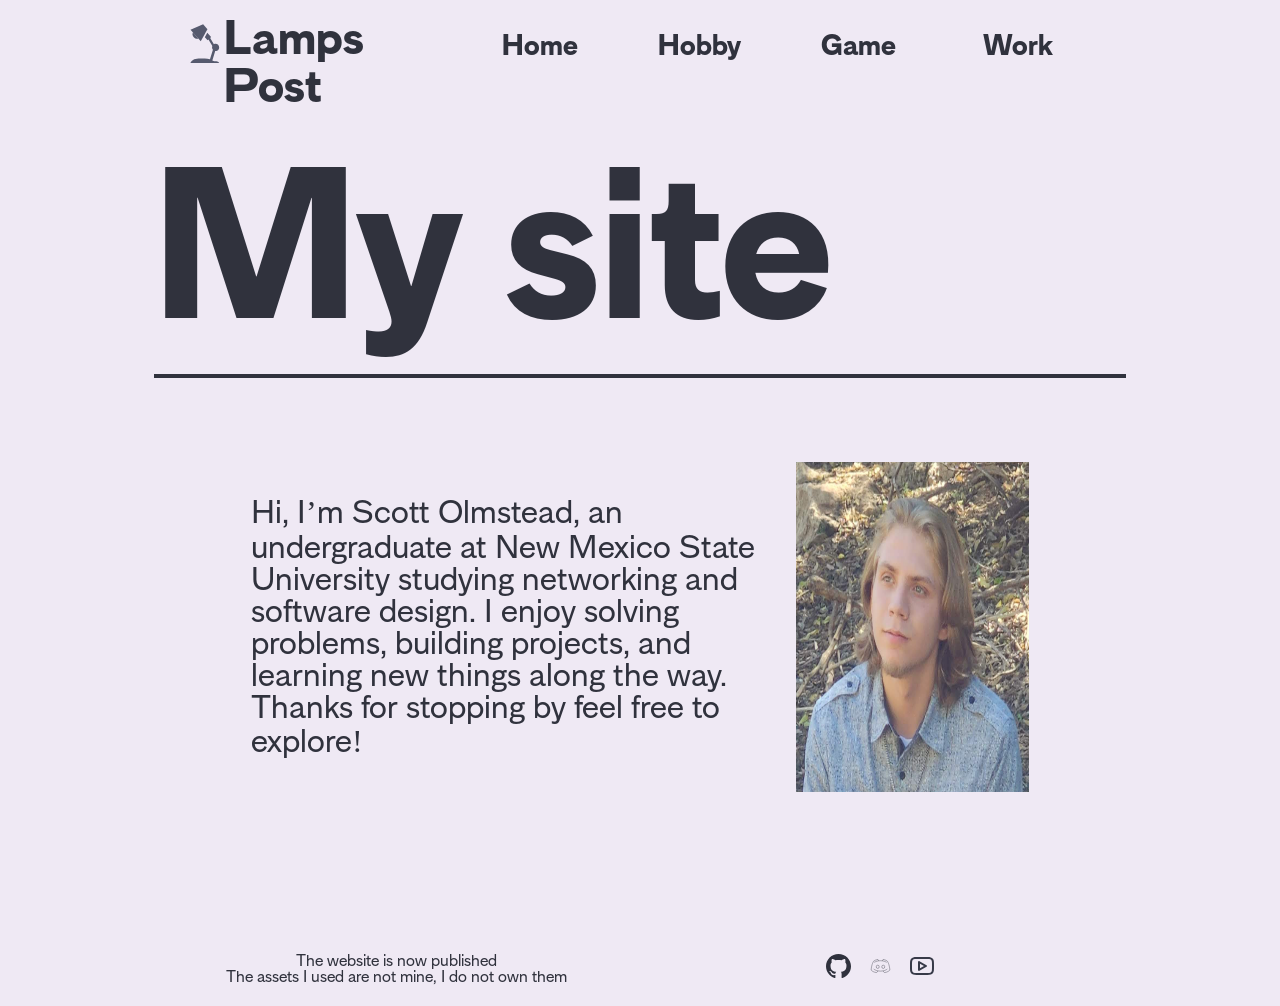
<file: index.html>
<!DOCTYPE html>
<html lang="en">
<head>
    <meta charset="UTF-8">
    <meta name="viewport" content="width=device-width, initial-scale=1.0">
    <link rel="stylesheet" href="./stylesheets/shared.css">
    <link rel="stylesheet" href="./stylesheets/index.css">
    <script defer src="./src/shared.js"></script>
    <script defer src="./src/index.js"></script>
    <title>Landing</title>
</head>
<body class="flex-pane">
    <div class="off-screen-menu" id="offMenu">
        <ul>
            <li><a onclick="location.href='index.html'">Home</a></li>
            <li><a onclick="location.href='./views/game.html'">Game</a></li>
            <li><a onclick="location.href='./views/hobby.html'">Hobby</a></li>
            <li><a onclick="location.href='./views/work.html'">Work</a></li>
        </ul>
    </div>

    <div class="nav">
        <div class="nav-title">
            <img id="Lamp"src="./assets/lamp.svg" alt="">
            <h1 id="navTitle">Lamps Post</h1>
        </div>
        <div class="ham-menu" id ="hamMenu">
            <span></span>
            <span></span>
            <span></span>
        </div>
        <div class="nav-links" id="nav-links">
            <button class="nav-link" onclick="location.href='index.html'">Home</button>
            <button class="nav-link" onclick="location.href='./views/hobby.html'">Hobby</button>
            <button class="nav-link" onclick="location.href='./views/game.html'">Game</button>
            <button class="nav-link" onclick="location.href='./views/work.html'">Work</button>
        </div>
    </div>
    <div class="header">
        <h1>My site</h1>
        <div id="header-spacer"></div>
    </div>
    <div class="content">
        <div class="content-box">
            <p>Hi, I’m Scott Olmstead, an undergraduate at <a href="https://www.nmsu.edu">New Mexico State University</a> studying networking and software design. I enjoy solving problems, building projects, and learning new things along the way. Thanks for stopping by   feel free to explore! </p>
            <img id="headshot"src="./assets/HeadShot.png" alt="">
        </div>
        <div class="content-box">
            <p> </p>
        </div>
    </div>
    <div class="footer">
        <div class="notes">
            <p>The website is now published</p>
            <p></p>
            <p>The assets I used are not mine, I do not own them</p>
        </div>
        <div class="media">
            <button class="media-link" onclick="window.open('https://github.com/LampCT')"><img src="./assets/git.svg" alt=""></button>
            <button class="media-link" onclick="window.open('https://github.com/LampCT')"><img src="./assets/disc.svg" alt=""></button>
            <button class="media-link" onclick="window.open('https://github.com/LampCT')"><img src="./assets/yt.svg" alt=""></button>
        </div>
    </div>
</body>
</html>
</file>
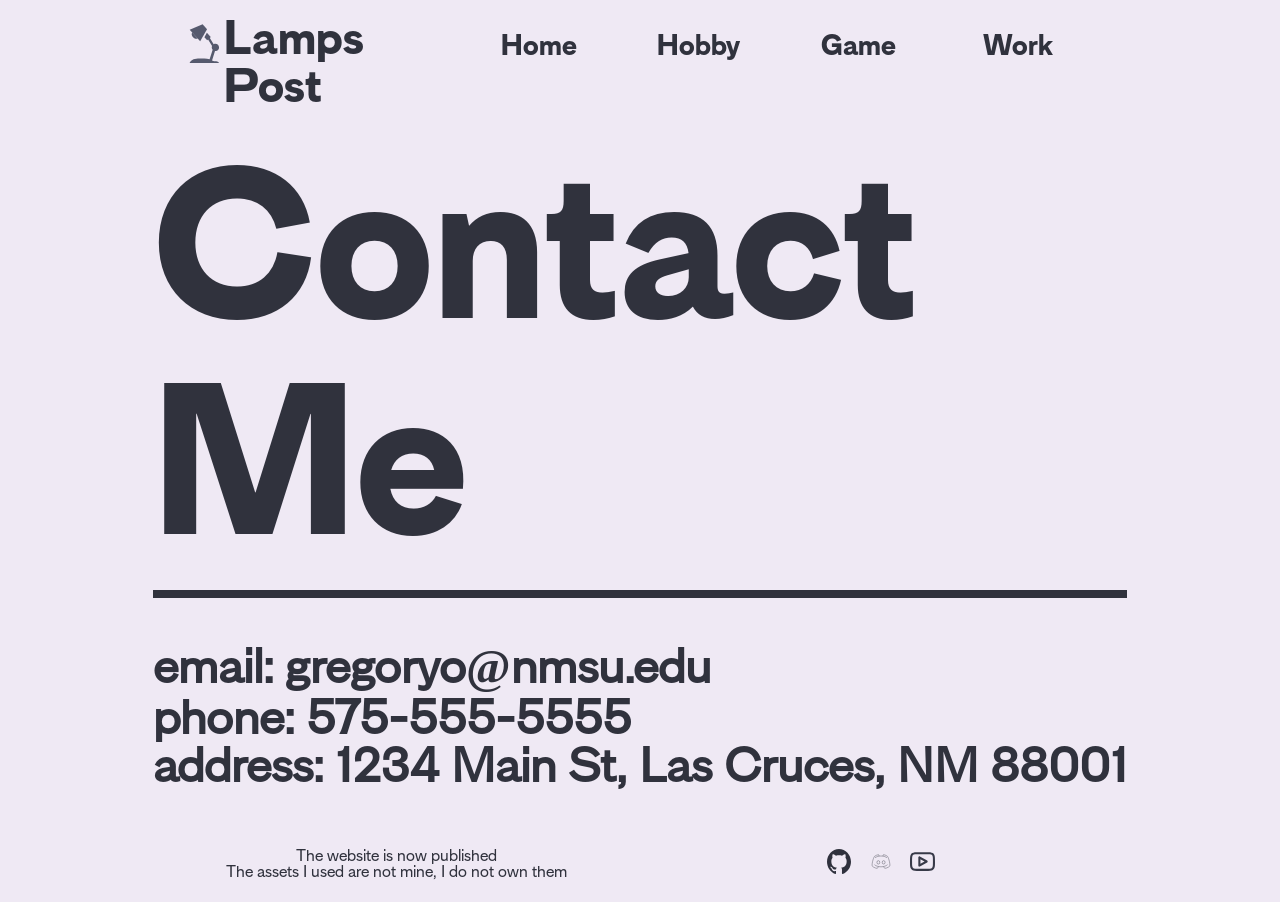
<file: views/contact.html>
<!DOCTYPE html>
<html lang="en">
<head>
    <meta charset="UTF-8">
    <meta name="viewport" content="width=device-width, initial-scale=1.0">
    <link rel="stylesheet" href="../stylesheets/shared.css">
    <link rel="stylesheet" href="../stylesheets/contact.css">
    <script defer src="../src/shared.js"></script>
    <title>Contact Page</title>
</head>
<body class="flex-pane">
    <div class="off-screen-menu" id="offMenu">
        <ul>
            <li><a onclick="location.href='../index.html'">Home</a></li>
            <li><a onclick="location.href='game.html'">Game</a></li>
            <li><a onclick="location.href='hobby.html'">Hobby</a></li>
            <li><a onclick="location.href='work.html'">Work</a></li>
        </ul>
    </div>
    
    <div class="nav">
        <div class="nav-title">
            <img id="Lamp"src="../assets/lamp.svg" alt="">
            <h1>Lamps Post</h1>
        </div>
        <div class="ham-menu" id ="hamMenu">
            <span></span>
            <span></span>
            <span></span>
        </div>
        <div class="nav-links" id="nav-links">
            <button class="nav-link" onclick="location.href='../index.html'">Home</button>
            <button class="nav-link" onclick="location.href='hobby.html'">Hobby</button>
            <button class="nav-link" onclick="location.href='game.html'">Game</button>
            <button class="nav-link" onclick="location.href='work.html'">Work</button>
        </div>
    </div>
    <div class="header">
        <h1>Contact Me</h1>
        <div id="header-spacer"></div>
    </div>
    <div class="content">
        <div class="text-pane">
            <h1 class="write">email: gregoryo@nmsu.edu</h1>
            <h1 class="write">phone: 575-555-5555</h1>
            <h1 class="write">address: 1234 Main St, Las Cruces, NM 88001</h1>
        </div>
    </div>
    <div class="footer">
        <div class="notes">
            <p>The website is now published</p>
            <p></p>
            <p>The assets I used are not mine, I do not own them</p>
        </div>
        <div class="media">
            <button class="media-link" onclick="window.open('https://github.com/LampCT')"><img src="../assets/git.svg" alt=""></button>
            <button class="media-link" onclick="window.open('https://github.com/LampCT')"><img src="../assets/disc.svg" alt=""></button>
            <button class="media-link" onclick="window.open('https://github.com/LampCT')"><img src="../assets/yt.svg" alt=""></button>
        </div>
    </div>
</body>
</html>
</file>
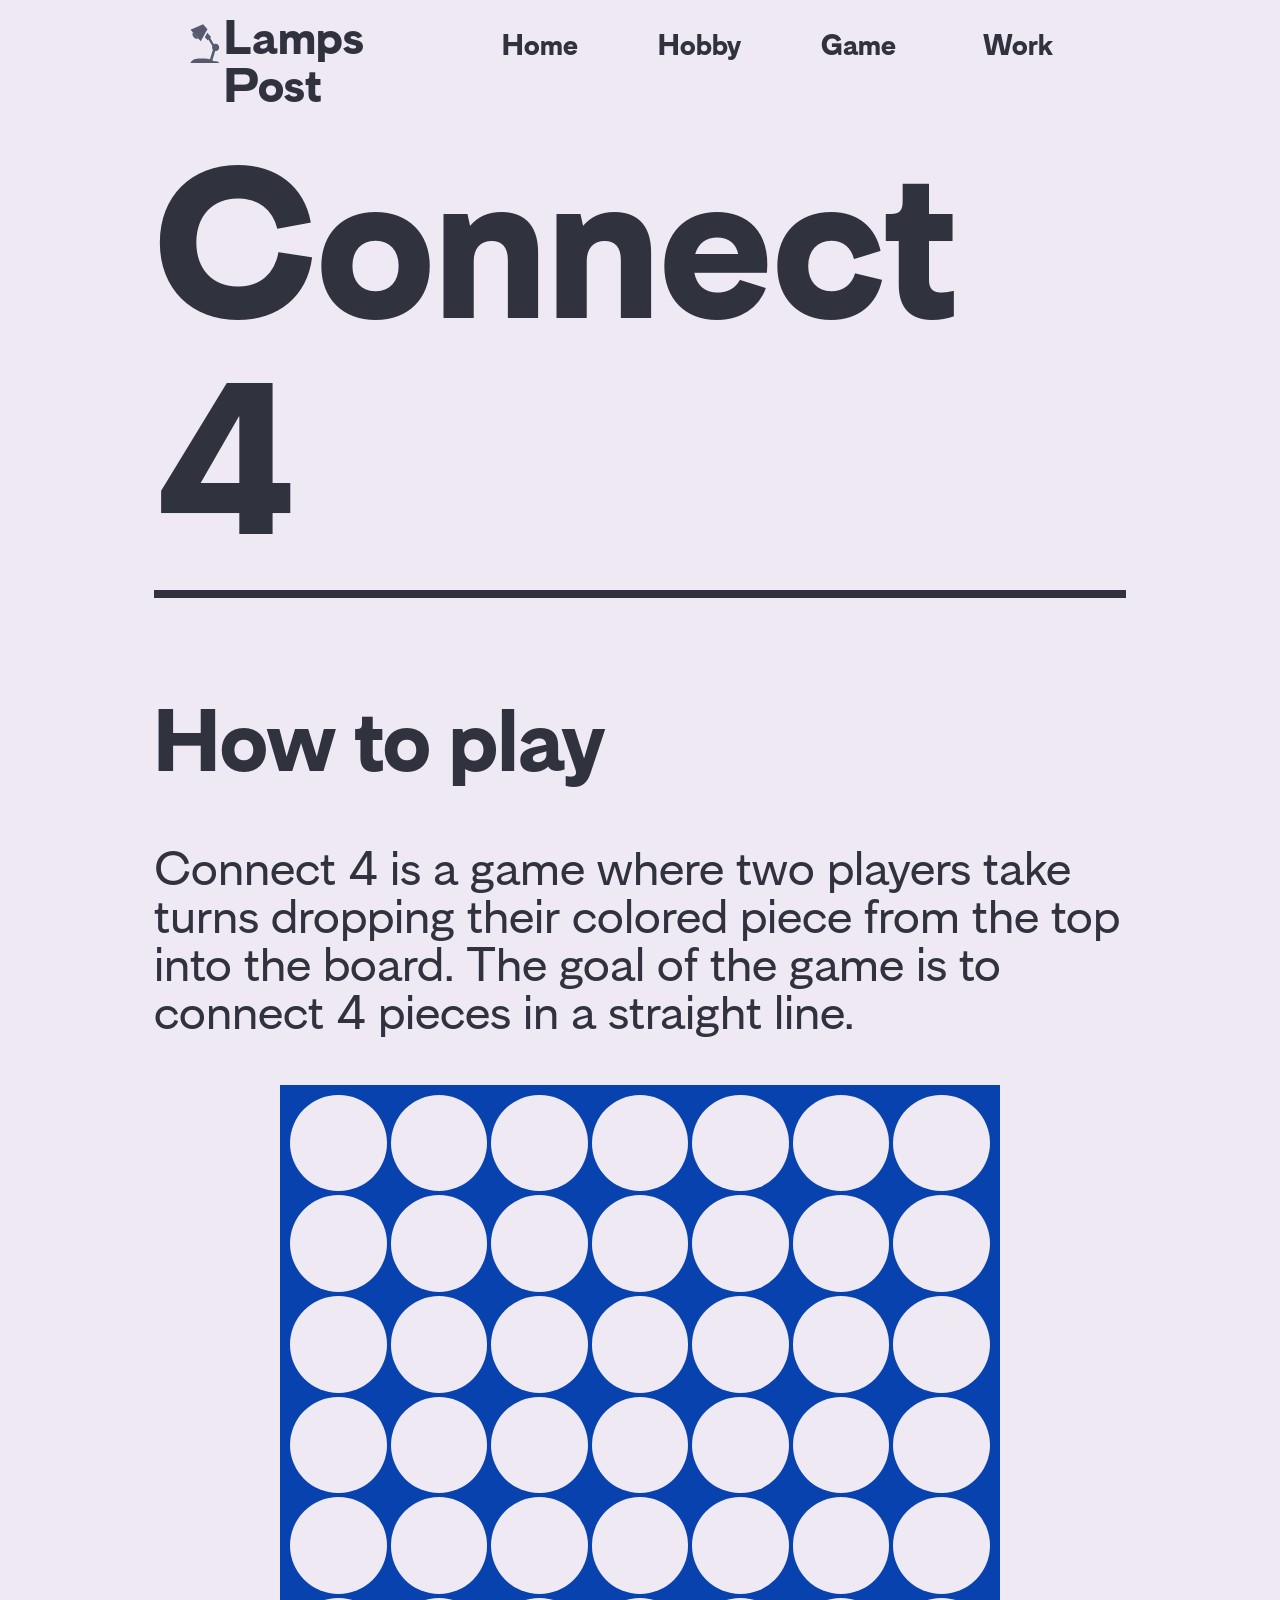
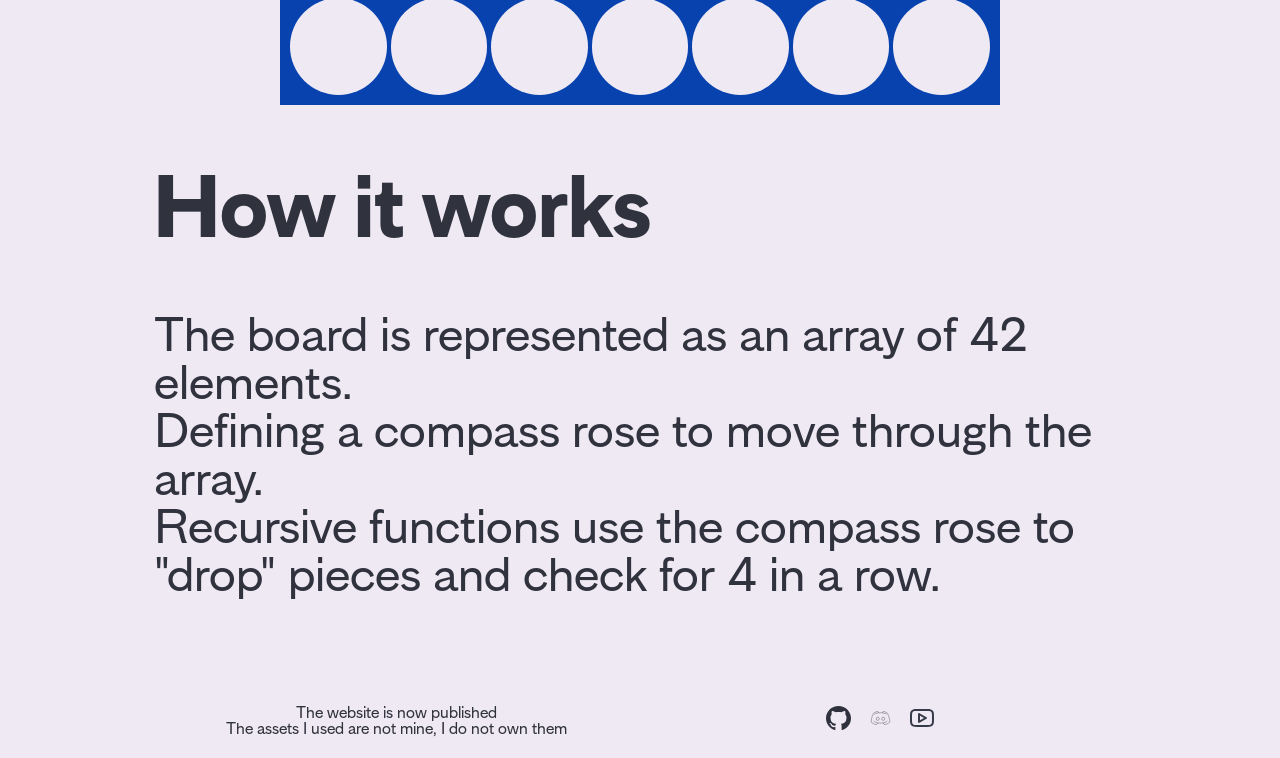
<file: views/game.html>
<!DOCTYPE html>
<html lang="en">
<head>
    <meta charset="UTF-8">
    <meta name="viewport" content="width=device-width, initial-scale=1.0">
    <link rel="stylesheet" href="../stylesheets/shared.css">
    <link rel="stylesheet" href="../stylesheets/game.css">
    <script src="../src/connect.js"></script>
    <script defer src="../src/shared.js"></script>
    <title>Game Page</title>
</head>
<body class="flex-pane">
    <div class="off-screen-menu" id="offMenu">
        <ul>
            <li><a onclick="location.href='../index.html'">Home</a></li>
            <li><a onclick="location.href='game.html'">Game</a></li>
            <li><a onclick="location.href='hobby.html'">Hobby</a></li>
            <li><a onclick="location.href='work.html'">Work</a></li>
        </ul>
    </div>
    
    <div class="nav">
        <div class="nav-title">
            <img id="Lamp"src="../assets/lamp.svg" alt="">
            <h1>Lamps Post</h1>
        </div>
        <div class="ham-menu" id ="hamMenu">
            <span></span>
            <span></span>
            <span></span>
        </div>
        <div class="nav-links" id="nav-links">
            <button class="nav-link" onclick="location.href='../index.html'">Home</button>
            <button class="nav-link" onclick="location.href='hobby.html'">Hobby</button>
            <button class="nav-link" onclick="location.href='game.html'">Game</button>
            <button class="nav-link" onclick="location.href='work.html'">Work</button>
        </div>
    </div>
    <div class="header">
        <h1>Connect 4</h1>
        <div id="header-spacer"></div>
    </div>
    <div class="content">
        <div class="text-pane">
            <h1>How to play</h1>
            <p>Connect 4 is a game where two players take turns dropping their colored piece from the top into the board. The goal of the game is to connect 4 pieces in a straight line. </p>
        </div>
        <div class="content-box">
            <div class="game-board" id="board-container"></div></div>
        </div>
        <div class="text-pane">
            <h1> How it works</h1>
            <p> The board is represented as an array of 42 elements. <br> Defining a compass rose to move through the array.<br> Recursive functions use the compass rose to "drop" pieces and check for 4 in a row.</p>
        </div>
    </div>
    <div class="footer">


        <div class="notes">
            <p>The website is now published</p>
            <p></p>
            <p>The assets I used are not mine, I do not own them</p>
        </div>
        <div class="media">
            <button class="media-link" onclick="window.open('https://github.com/LampCT')"><img id="git" src="../assets/git.svg" alt=""></button>
            <button class="media-link" onclick="window.open('https://github.com/LampCT')"><img id="git" src="../assets/disc.svg" alt=""></button>
            <button class="media-link" onclick="window.open('https://github.com/LampCT')"><img id="git" src="../assets/yt.svg" alt=""></button>
        </div>
    </div>
</body>
</html>
</file>
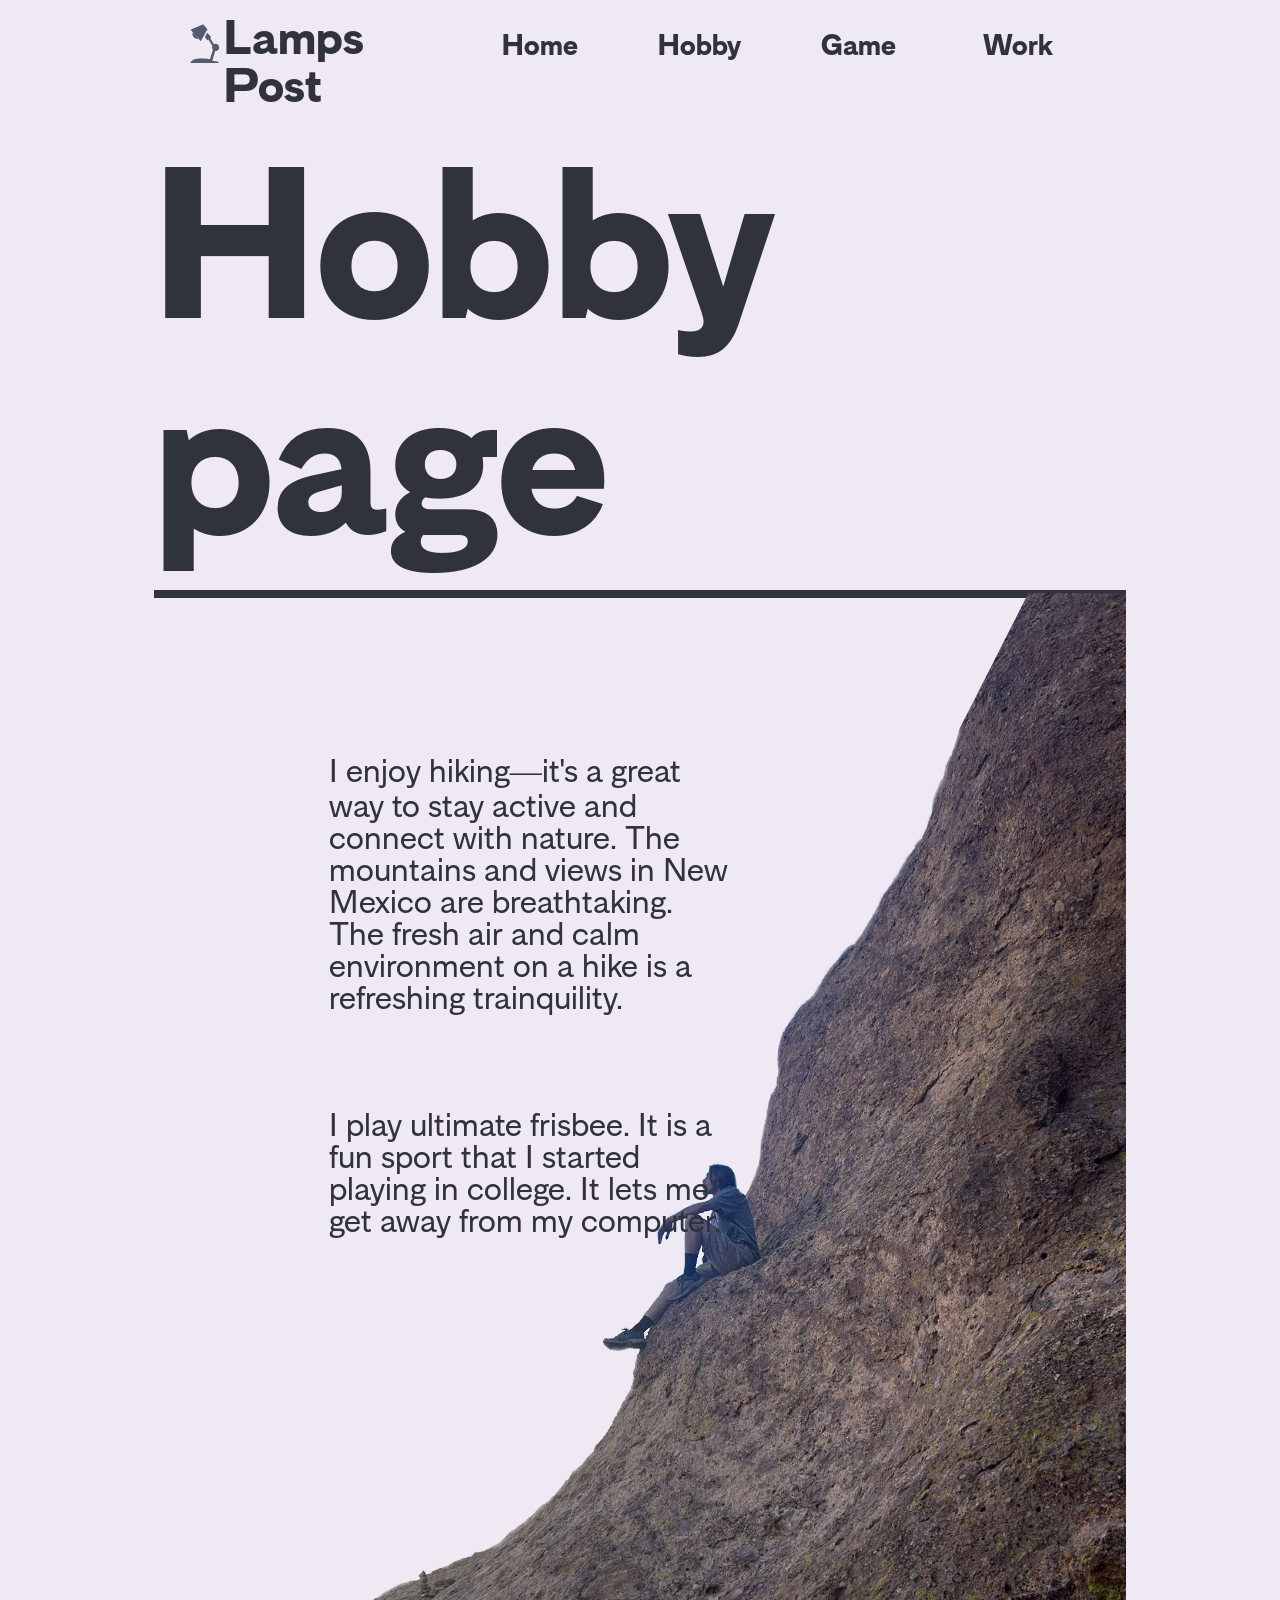
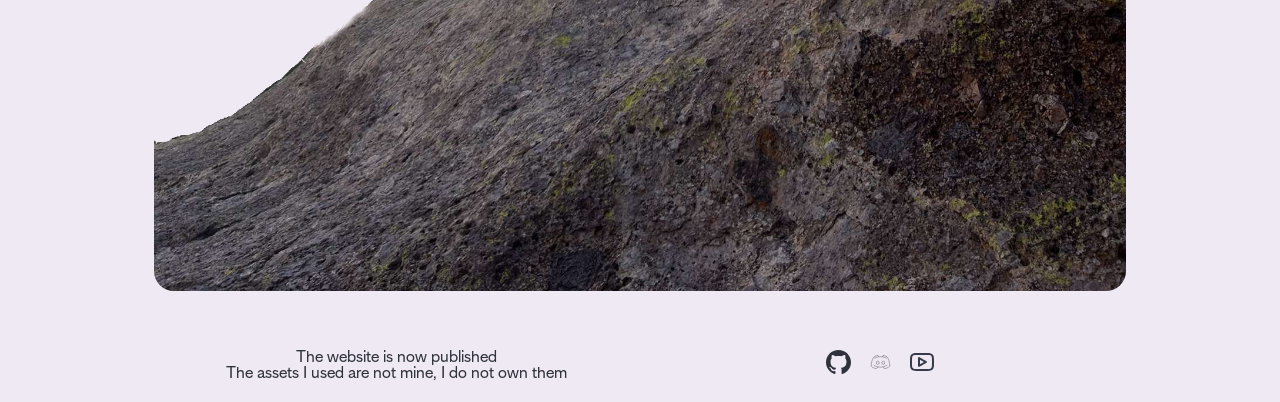
<file: views/hobby.html>
<!DOCTYPE html>
<html lang="en">
<head>
    <meta charset="UTF-8">
    <meta name="viewport" content="width=device-width, initial-scale=1.0">
    <link rel="stylesheet" href="../stylesheets/shared.css">
    <link rel="stylesheet" href="../stylesheets/hobby.css">
    <script defer src="../src/shared.js"></script>
    <title>Hobby page</title>
</head>
<body class="flex-pane">
    <div class="off-screen-menu" id="offMenu">
        <ul>
            <li><a onclick="location.href='../index.html'">Home</a></li>
            <li><a onclick="location.href='game.html'">Game</a></li>
            <li><a onclick="location.href='hobby.html'">Hobby</a></li>
            <li><a onclick="location.href='work.html'">Work</a></li>
        </ul>
    </div>
    
    <div class="nav">
        <div class="nav-title">
            <img id="Lamp"src="../assets/lamp.svg" alt="">
            <h1>Lamps Post</h1>
        </div>
        <div class="ham-menu" id ="hamMenu">
            <span></span>
            <span></span>
            <span></span>
        </div>
        <div class="nav-links" id="nav-links">
            <button class="nav-link" onclick="location.href='../index.html'">Home</button>
            <button class="nav-link" onclick="location.href='hobby.html'">Hobby</button>
            <button class="nav-link" onclick="location.href='game.html'">Game</button>
            <button class="nav-link" onclick="location.href='work.html'">Work</button>
        </div>
    </div>
    <div class="header">
        <h1>Hobby page</h1>
        <div id="header-spacer"></div>
    </div>
    <div class="content">
    <div class="hobby-content">
        <div class="content-box">
            <p>I enjoy hiking—it's a great way to stay active and connect with nature. The mountains and views in New Mexico are breathtaking. The fresh air and calm environment on a hike is a refreshing trainquility. </p>
        </div>
        <div class="content-box">
            <p>I play ultimate frisbee. It is a fun sport that I started playing in college. It lets me get away from my computer.</p>
        </div>
    </div>
    </div>
    <div class="footer">
        <div class="notes">
            <p>The website is now published</p>
            <p></p>
            <p>The assets I used are not mine, I do not own them</p>
        </div>
        <div class="media">
            <button class="media-link" onclick="window.open('https://github.com/LampCT')"><img id="git" src="../assets/git.svg" alt=""></button>
            <button class="media-link" onclick="window.open('https://github.com/LampCT')"><img id="git" src="../assets/disc.svg" alt=""></button>
            <button class="media-link" onclick="window.open('https://github.com/LampCT')"><img id="git" src="../assets/yt.svg" alt=""></button>
        </div>
    </div>
</body>
</html>
</file>
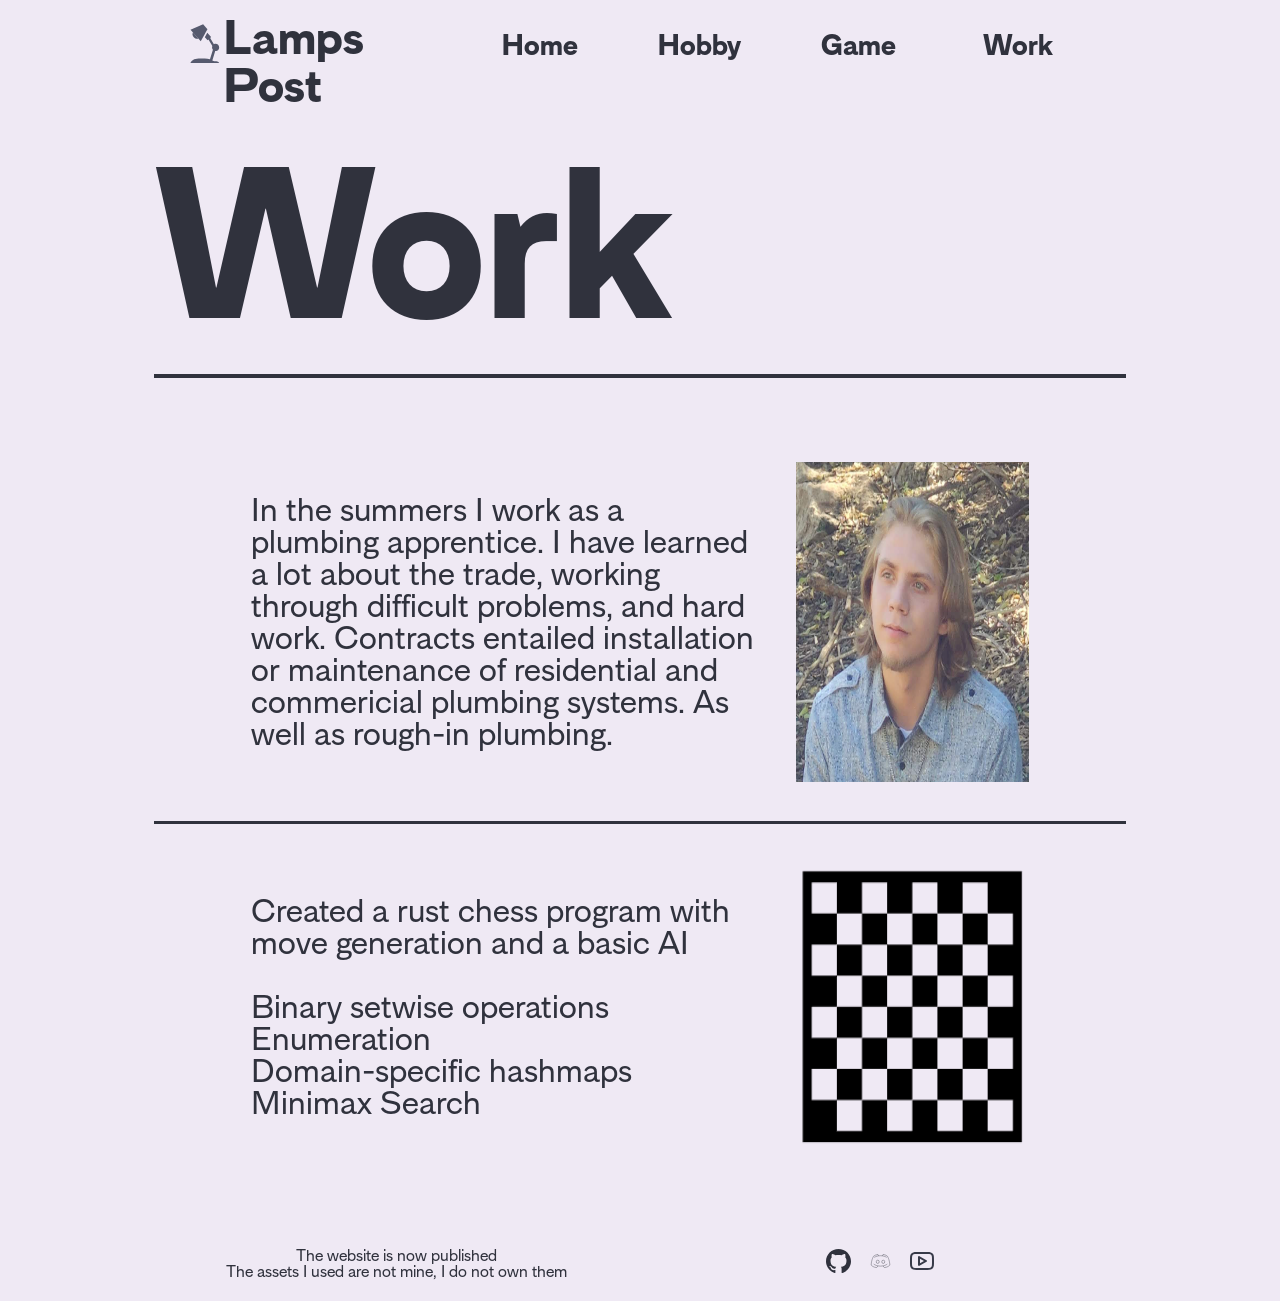
<file: views/work.html>
<!DOCTYPE html>
<html lang="en">
<head>
    <meta charset="UTF-8">
    <meta name="viewport" content="width=device-width, initial-scale=1.0">
    <link rel="stylesheet" href="../stylesheets/shared.css">
    <link rel="stylesheet" href="../stylesheets/work.css">
    <script defer src="../src/shared.js"></script>
    <script defer src="../src/work.js"></script>
    <title>Work page</title>
</head>
<body class="flex-pane">
    <div class="off-screen-menu" id="offMenu">
        <ul>
            <li><a onclick="location.href='../index.html'">Home</a></li>
            <li><a onclick="location.href='game.html'">Game</a></li>
            <li><a onclick="location.href='hobby.html'">Hobby</a></li>
            <li><a onclick="location.href='work.html'">Work</a></li>
        </ul>
    </div>
    
    <div class="nav">
        <div class="nav-title">
            <img id="Lamp"src="../assets/lamp.svg" alt="">
            <h1>Lamps Post</h1>
        </div>
        <div class="ham-menu" id ="hamMenu">
            <span></span>
            <span></span>
            <span></span>
        </div>
        <div class="nav-links" id="nav-links">
            <button class="nav-link" onclick="location.href='../index.html'">Home</button>
            <button class="nav-link" onclick="location.href='hobby.html'">Hobby</button>
            <button class="nav-link" onclick="location.href='game.html'">Game</button>
            <button class="nav-link" onclick="location.href='work.html'">Work</button>
        </div>
    </div>
    <div class="header">
        <h1>Work</h1>
        <div id="header-spacer"></div>
    </div>
    <div class="content">
        <div class="content-box">
            <p>In the summers I work as a plumbing apprentice. I have learned a lot about the trade, working through difficult problems, and hard work. Contracts entailed installation or maintenance of residential and commericial plumbing systems. As well as rough-in plumbing. </p>
            <img id="headshot"src="../assets/HeadShot.png" alt="">
        </div>
        <div id="spacer"></div>
        <div class="content-box">
            <p> Created a rust chess program with move generation and a basic AI <br><br>
                Binary setwise operations <br> Enumeration <br> Domain-specific hashmaps <br> Minimax Search
            </p>
            <img id="cb"src="../assets/cb.png" alt="">
        </div>

    </div>
    <div class="footer">
        <div class="notes">
            <p>The website is now published</p>
            <p></p>
            <p>The assets I used are not mine, I do not own them</p>
        </div>
        <div class="media">
            <button class="media-link" onclick="window.open('https://github.com/LampCT')"><img src="../assets/git.svg" alt=""></button>
            <button class="media-link" onclick="window.open('https://github.com/LampCT')"><img src="../assets/disc.svg" alt=""></button>
            <button class="media-link" onclick="window.open('https://github.com/LampCT')"><img src="../assets/yt.svg" alt=""></button>
        </div>
    </div>
</body>
</html>
</file>
<file: stylesheets/shared.css>
/*  Todo
Pick a work plumber image

*/

/*  Shared CSS

Contains the styles for the header, footer, navigation, and content of all the views.
Contains the styles for the fonts and colors of the website. Aswell as the light/dark themes.

*/



@font-face {
    font-family: "MD Primer Bold";
    src: url("../assets/fonts/MDPrimerTest-Bold.otf");
}

@font-face {
    font-family: "MD Primer";
    src: url("../assets/fonts/MDPrimerTest-Regular.otf");
} 

html {
    --bg-color: #EFE9F4;
    --accent1: #30323D;
    --accent2: #0D0221;
    --accent3: #9747FF;
    --black: #000000;

    --header-font-size: 13.5rem;
    --paragraph-font-size: 2rem;
    --link-font-size: 2rem;
    --navtitle-font-size: 3rem;
    
    background-color: var(--bg-color);
    margin: 0;
    padding: 0;
    display: flex;
    height: 100%;
    resize: vertical;
    justify-content: center;
}

html.dark-theme {
    --bg-color: #30323D;
    --accent1: #EFE9F4;
}


/*  Parent of all containers */

.flex-pane {
    margin: 0 12%;
    display: flex;
    flex-direction: column;
    z-index: 1;
}


/*  START OF NAV    */

.nav {
    flex-shrink: 0;

    width: 100%;
    height: 10%;
    padding: 1% 3%;
    box-sizing: border-box;
    display: flex;
}

.nav-title {
    display: flex;
}

.nav-title h1 {
    margin-top: 1.5%;
    color: var(--accent1);
    font-size: var(--navtitle-font-size);
    font-family: "MD Primer Bold";
}

#Lamp {
    width: 15%;
    height: 100%;
    filter: invert(17%) sepia(8%) saturate(1043%) hue-rotate(193deg) brightness(98%) contrast(92%);
    cursor: pointer;
}

.nav-links {
    width: 80%;
    display: flex;
    flex-direction: row;
    justify-content: space-around;
}

.nav-link {
    color: var(--accent1);
    font-family: "MD Primer Bold";
    font-size: 1.8rem;
    padding: none;
    margin: none;
    border: none;
    width: 20%;
    background: 
    linear-gradient(to right, var(--accent1), var(--accent1), var(--accent1));
    background-size: 0 0.1em;
    background-position: 50% 100%;
    background-repeat: no-repeat;
    transition: background-size 400ms;
}

.nav-link:hover {
    background-size: 100% 0.1em;
}

.off-screen-menu {
    background-color: transparent;
    height: 110px;
    width: fit-content;
    border-radius: 20px;
    position: fixed;
    top: -112px;
    right: 10%;
    box-sizing: border-box;
    display: flex;
    flex-direction: column;
    font-size: 1.4rem;
    font-family: "MD Primer Bold";
    color: var(--accent1);
    transition: .3s ease;
}

.off-screen-menu ul {
    list-style: none;
    gap: 12px;
}



.off-screen-menu.active {
    top: 4%;
}

.ham-menu {
    display: none;
    height: 50px;
    width: 50px;
    margin-left: auto;
    position: relative;
}

.ham-menu span {
    height: 5px;
    width: 100%;
    background-color: var(--accent1);
    border-radius: 25px;
    position: absolute;
    top: 50%;
    left: 50%;
    transform: translate(-50%, -50%);
    transition: .3s ease;
}

.ham-menu span:nth-child(1) {
    top: 25%;
}

.ham-menu span:nth-child(3) {
    top: 75%;
}

.ham-menu.active span:nth-child(1) {
    top: 50%;
    transform: translate(-50%, -20%) rotate(45deg);
}

.ham-menu.active span:nth-child(2) {
    display: none;
}

.ham-menu.active span:nth-child(3) {
    top: 50%;
    transform: translate(-50%, -10%) rotate(-45deg);
}



/*  END OF NAV    */

/*  START OF HEADER    */

.header {
    flex-shrink: 0;
    padding-top: 5%;
    width: 100%;
    height: fit-content;
}

.header h1 {
    color: var(--accent1);
    margin: 0;
    font-family: "MD Primer Bold";
    font-size: var(--header-font-size);
}

#header-spacer {
    margin-top: 2%;
    background-color: var(--accent1);
    width: 100%;
    height: 1.8%;
}

/*  END OF HEADER    */

/*  START OF CONTENT    */

.content {
    margin-top: 5%;
    flex: 1;
    width: 100%;
    display: flex;
    flex-direction: column;
}

/*  END OF CONTENT    */

/*  START OF FOOTER    */

.footer {
    margin-top: 5%;
    flex-shrink: 0;
    width: 100%;
    height: 7%;
    display: flex;
}

.notes {
    padding-top: 1%;
    width: 50%;
    display: flex;
    flex-direction: column;
    align-items: center;
}
.notes p {
    margin: 0;
    color: var(--accent1);
    font-family: "MD Primer";
    font-size: 1rem;
}

.media {
    padding-top: 1%;
    width: 50%;
    height: fit-content;
    display: flex;
    justify-content: center;
}

.media-link {
    margin-right: 0.6%;
    width: 8%;
    height: 8%;
    border: none;
    background: none;
    display: flex;
    cursor: pointer;
}

.media-link:hover {
    transform: scale(1.1);
}

.media-link img {
    width: 90%;
    height: 90%;
    filter: invert(15%) sepia(22%) saturate(555%) hue-rotate(194deg) brightness(90%) contrast(85%);
}

html.dark-theme .media-link img{
    filter: invert(88%) sepia(25%) saturate(56%) hue-rotate(230deg) brightness(100%) contrast(99%);
}

/* END OF FOOTER */

/* START OF MEDIA QUERIES */

@media only screen and (max-width: 1024px) {

    html {
        --bg-color: #EFE9F4;
        --accent1: #30323D;
        --accent2: #0D0221;
        --accent3: #9747FF;
        --black: #000000;

        --header-font-size: 3rem;
        --navtitle-font-size: 2.5rem;
    }

    .off-screen-menu {
        display: block;
    }
    .flex-pane {
        width: 100%;
    }
    .ham-menu {
        display: block;
    }
    .header h1 {
        font-size: var(--header-font-size);
    }
    .nav-title {
        width: fit-content;
    }
    .nav-links {
        display: none;
    }
    #Lamp {
        display: none;
    }
    .notes {
        display: none;
    }
    .media {
        width: 100%;
        align-items: flex-start;
    }
}

@media only screen and (max-width: 768px) {

    html {
        --bg-color: #EFE9F4;
        --accent1: #30323D;
        --accent2: #0D0221;
        --accent3: #9747FF;
        --black: #000000;

        --header-font-size: 3rem;
        --navtitle-font-size: 2.5rem;
    }
    

    .off-screen-menu {
        display: block;
    }
    .flex-pane {
        max-width: 100%;
    }
    .ham-menu {
        display: block;
    }
    .header h1 {
        font-size: var(--header-font-size);
    }
    .nav-title {
        width: fit-content;
    }
    .nav-links {
        display: none;
    }
    #Lamp {
        display: none;
    }
    .notes {
        display: none;
    }
    .media {
        width: 100%;
        align-items: flex-start;
    }
    .media-link {
        width: 10%;
        height: 10%;
    }
}

@media only screen and (max-width: 425px) {

    html {
        --bg-color: #EFE9F4;
        --accent1: #30323D;
        --accent2: #0D0221;
        --accent3: #9747FF;
        --black: #000000;

        --header-font-size: 3rem;
        --navtitle-font-size: 2.5rem;
    }
    

    .flex-pane {
        max-width: 100%;
    }
    .ham-menu {
        display: block;
    }
    .nav-title {
        width: fit-content;
    }
    .nav-links {
        display: none;
    }
    #Lamp {
        display: none;
    }
    .notes {
        display: none;
    }
    .media {
        width: 100%;
        align-items: flex-start;
    }
    .media-link {
        width: 15%;
        height: 15%;
    }
}

@media only screen and (min-width: 1025px) {

    .off-screen-menu {
        display: none;
    }
    .nav-links {
        display: flex;
    }
    #Lamp {
        display: block;
    }
}

/* END OF MEDIA QUERIES */
</file>
<file: stylesheets/index.css>
/* Index CSS */


.content-box {
    margin: 0;
    padding: 0 10%;
    padding-top: 4%;
    display: flex;
    gap: 5%;
}

.content-box p {
    color: var(--accent1);
    width: 65%;
    height: auto;
    font-family: "MD Primer";
    font-size: 2rem;
}

.content-box a {
    font-family: "MD Primer";
    font-size: 2rem;
    text-decoration: none;
    color: var(--accent1);
    background-size: 0 0.1em;
    background-position: 0% 100%;
    background-repeat: no-repeat;
    transition: background-size 400ms;
}

.content-box a:focus, .content-box a:hover {
    background: linear-gradient(to right, 
        #ff0000, #ff8000, #ffff00, 
        #00ff00, #0000ff, #8000ff);
    -webkit-text-fill-color: transparent;
    background-clip: text;
    -webkit-background-clip: text;
    background-size: 100% 0.1em;
}

.content-box img {
    width: 30%;
    height: 100%;
    border-radius: 0px;
    transition: border-radius 0.5s;
    cursor: pointer;
}

.content-box img:hover {
    transform: scale(1.1);
    border-radius: 20px;
}

/* MEDIA QUERIES */

@media only screen and (max-width: 1024px) {

    .content-box p {
        padding-top: 5%;
        width: 60%;
        font-size: larger;
    }
    .content-box a {
        font-size: large;
    }
    .content-box img {
        width: 35%;
        height: 100%;
    }
}

@media only screen and (max-width: 768px) {

    .content-box {
        gap: 5%;
    }
    .content-box p {
        width: 50%;
        font-size:medium;
    }
    .content-box img {
        padding-top: 5%;
        width: 35%;
        height: 80%;
    }
    .content-box a {
        font-size:medium;
    }
}

@media only screen and (max-width: 425px) {

    .content-box {
        flex-direction: column;
        gap: 0;
    }
    .content-box p {
        width: 100%;
        font-size:medium;
    }
    .content-box img {
        width: 100%;
    }
    .content-box a {
        font-size:medium;
    }
}
</file>
<file: stylesheets/contact.css>
/* Contact CSS */


.content-box {
    margin: 0;
    padding: 0 10%;
    display: flex;
}


.content-box p {
    width: 70%;
    height: 100%;
    font-family: "MD Primer";
    font-size: 2rem;
}

.content-box img {
    width: 30%;
    height: 100%;
    border-radius: 0px;
    transition: border-radius 0.5s;
}

.content-box img:hover {
    transform: scale(1.1);
    border-radius: 20px;
}

.text-pane {
    width: 100%;
}

.text-pane h1 {
    color: var(--accent1);
    font-family: "MD Primer Bold";
    font-size: 3rem;
    margin: 0;
    padding: 0;
}

.write {
    overflow: hidden;
    white-space: nowrap;
    margin: 0 auto;
    letter-spacing: .15em;
    animation: 
      write 3.5s steps(40, end),
      stay .75s step-end infinite;
}
  
@keyframes write {
    from { width: 0 }
    to { width: 100% }
}
  
@keyframes stay {
    from {
        border-color: transparent;
    }
    to {
        border-color: transparent;
    }
}

/* MEDIA QUERIES */

@media only screen and (max-width: 1440px) {

    .text-pane h1 {
        font-size: 3rem;
        font-family: "MD Primer";

    }
    .write {
        letter-spacing: normal;
    }
}

@media only screen and (max-width: 1024px) {

    .text-pane h1 {
        font-size: 1.8rem;
        font-family: "MD Primer";

    }
    .write {
        white-space: normal;
        letter-spacing: normal;
        animation: none;
    }
}

@media only screen and (max-width: 768px) {

    .text-pane h1 {
        font-size: 1.8rem;
    }
    .write {
        white-space: normal;
        letter-spacing: normal;
        animation: none;
    }
    


}

@media only screen and (max-width: 425px) {

    .text-pane h1 {
        font-size: 1.8rem;
        font-family: "MD Primer";

    }
    .write {
        white-space: normal;
        letter-spacing: normal;
        animation: none;
    }
}
</file>
<file: stylesheets/game.css>
/* Game CSS */


.text-pane {
    width: 100%;
}


.text-pane h1 {
    color: var(--accent1);
    font-family: "MD Primer Bold";
    font-size: 5.5rem;
}

.text-pane p {
    color: var(--accent1);
    font-family: "MD Primer";
    font-size: 3rem;
}

.game-pane {
    width: 100%;
    display: flex;
    justify-content: center;
}

.content-box {
    width: 100%;
    display: flex;
    justify-content: center;
}
/*
    Game
*/
.game-board {
    background-color: rgb(7, 66, 175);
    width: 700px;
    height: 600px;
    padding: 10px;
    display: grid;
    grid-template-columns: repeat(7, 1fr);
    grid-template-rows: repeat(6, 1fr);
    gap: 4px;
}

#game {
    display: none;
}

.cell {
    background-color: var(--bg-color);
    display: flex;
    justify-content: center;
    align-content: center;
    border: 0px hidden black;
    border-radius: 100%;
}

.cell img {
    width: 100%;
    height: 100%;
}

/* MEDIA QUERIES */

@media only screen and (max-width: 768px) {

    .text-pane h1 {
        font-size: 4rem;
    }
    .text-pane p {
        font-size: 2rem;
    }
    .game-board {
        width: 400px;
        height: 350px;
    }
    

}

@media only screen and (max-width: 425px) {
    
    .text-pane h1 {
        font-size: 4rem;
    }
    .text-pane p {
        font-size: 2rem;
    }
    .game-board {
        width: 325px;
        height: 275px;
    }
}
</file>
<file: stylesheets/hobby.css>
/* Hobby CSS */


.content {
    margin-top: 0.28%;
    position: relative;
    background-image: url("../assets/hike.png");
    background-size: cover;
    background-repeat: no-repeat;
    padding-top: 133.4%;
    position: relative;
    border-bottom-left-radius: 20px;
    border-bottom-right-radius: 20px;
}

.hobby-content {
    position: absolute;
    top: 0;
    left: 0;
    bottom: 0;
    right: 0;
    padding: 10% 10%;
    border-bottom-right-radius: 20px;
    border-bottom-left-radius: 20px;
}

.content-box {
    margin: 0;
    padding: 0 10%;
    padding-top: 4%;
    display: flex;
    gap: 5%;
}

.content-box p {
    color: var(--accent1);
    width: 65%;
    height: auto;
    font-family: "MD Primer";
    font-size: var(--paragraph-font-size);
}

.content-box a {
    font-family: "MD Primer";
    font-size: 2rem;
    text-decoration: none;
    color: var(--accent1);
    background-size: 0 0.1em;
    background-position: 0% 100%;
    background-repeat: no-repeat;
    transition: background-size 400ms;
}

/* MEDIA QUERIES */

@media only screen and (max-width: 1024px) {
    
    .content-box p {
        width: 100%;
        font-size: larger;
    }
}


@media only screen and (max-width: 768px) {

    .content-box {
        flex-direction: column;
        gap: 0;
    }
    .content-box p {
        width: 100%;
        font-size:medium;
    }
}

@media only screen and (max-width: 425px) {
    
    .content-box {
        flex-direction: column;
        gap: 0;
    }
    .content-box p {
        width: 100%;
        font-size:medium;
    }
}
</file>
<file: stylesheets/work.css>
/* Work CSS */


.content-box {
    margin: 0;
    padding: 0 10%;
    padding-top: 4%;
    padding-bottom: 4%;
    display: flex;
    gap: 5%;
}

.content-box p {
    color: var(--accent1);
    width: 65%;
    height: auto;
    font-family: "MD Primer";
    font-size: 2rem;
}

.content-box a {
    font-family: "MD Primer";
    font-size: 2rem;
    text-decoration: none;
    color: var(--accent1);
    background-size: 0 0.1em;
    background-position: 0% 100%;
    background-repeat: no-repeat;
    transition: background-size 400ms;
}

.content-box a:focus, .content-box a:hover {
    background: linear-gradient(to right, 
        #ff0000, #ff8000, #ffff00, 
        #00ff00, #0000ff, #8000ff);
    -webkit-text-fill-color: transparent;
    background-clip: text;
    -webkit-background-clip: text;
    background-size: 100% 0.1em;
}

.content-box img {
    width: 30%;
    height: 100%;
    border-radius: 0px;
    transition: border-radius 0.5s;
    cursor: pointer;
}

.content-box img:hover {
    transform: scale(1.1);
    border-radius: 20px;
}

#spacer {
    margin: 0;
    background-color: var(--accent1);
    width: 100%;
    height: 0.2rem;
}

/* MEDIA QUERIES */

@media only screen and (max-width: 1024px) {

    .content-box p {
        padding-top: 5%;
        width: 60%;
        font-size: larger;
    }
    .content-box a {
        font-size: large;
    }
    .content-box img {
        width: 35%;
        height: 100%;
    }
}

@media only screen and (max-width: 425px) {
    
    .content-box {
        flex-direction: column;
        gap: 0;
    }
    .content-box p {
        width: 100%;
        font-size:medium;
    }
    .content-box img {
        width: 100%;
    }
    .content-box a {
        font-size:medium;
    }
}
</file>
